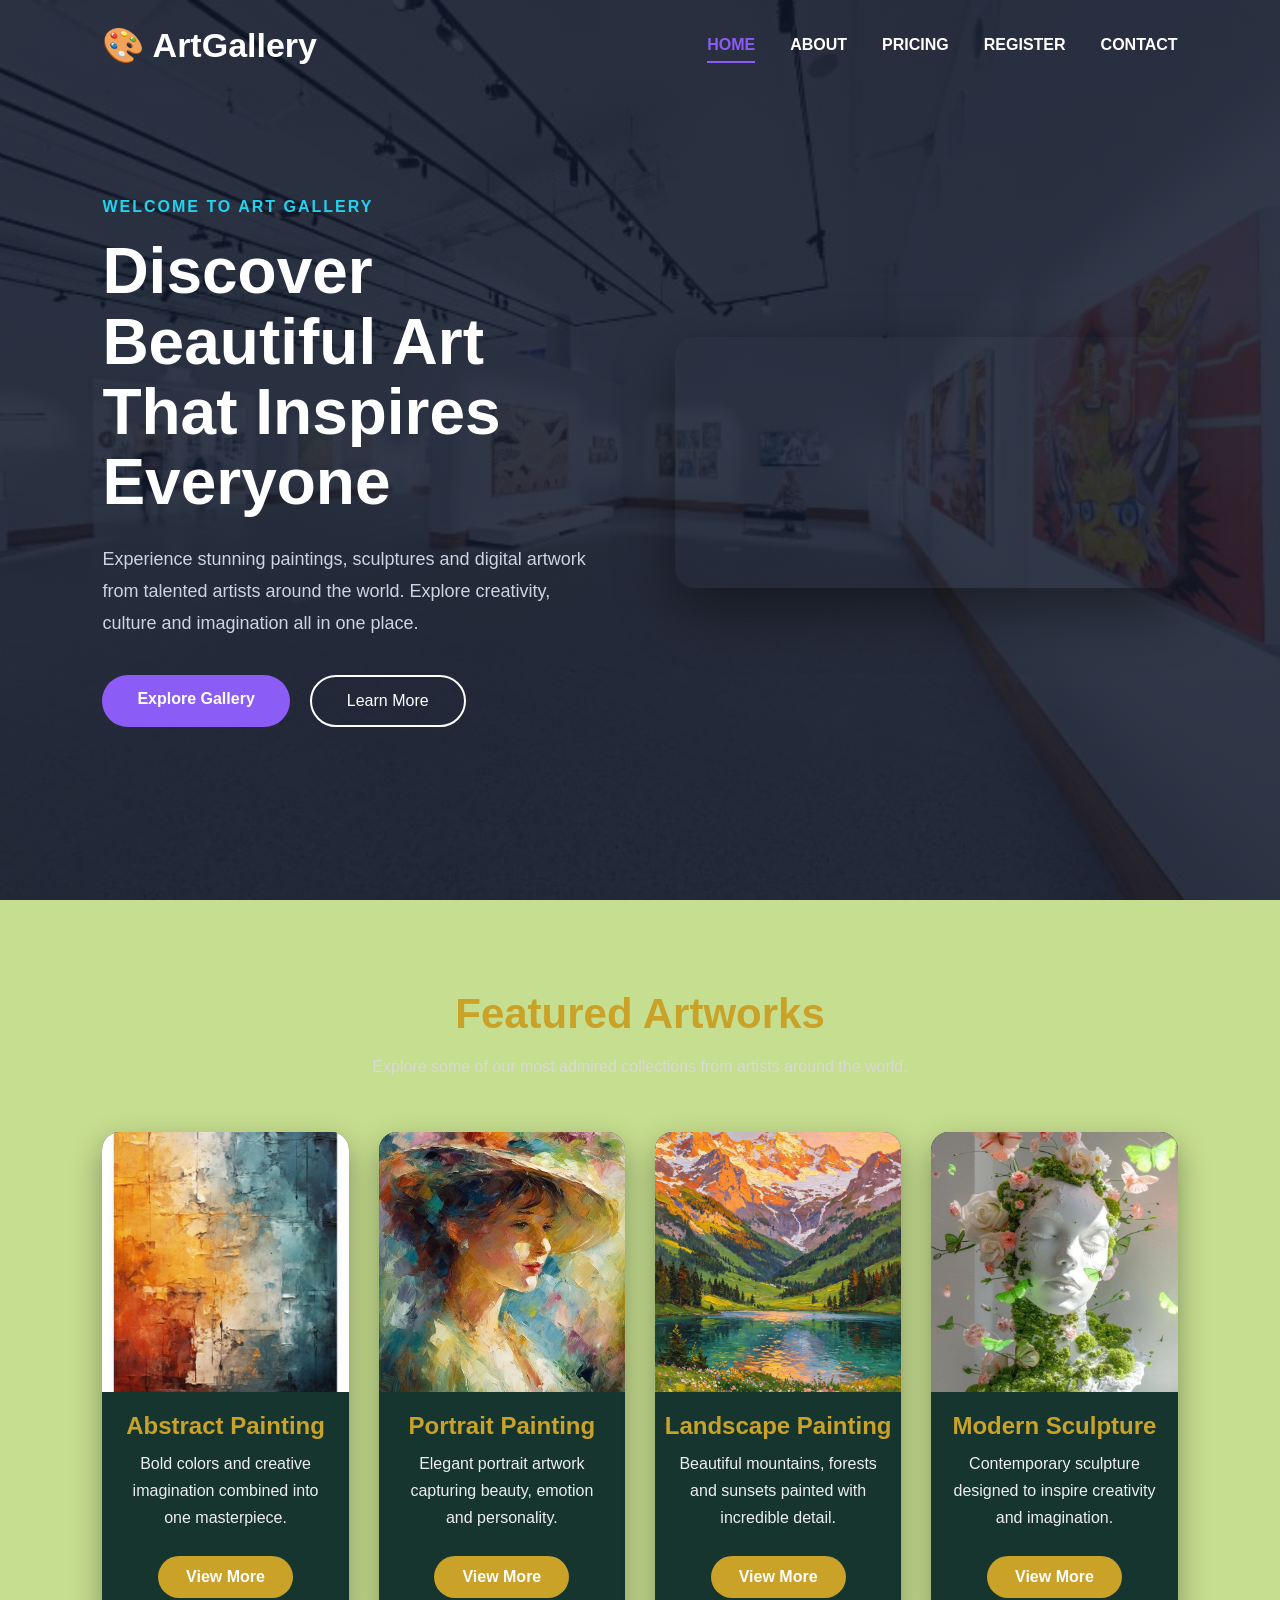
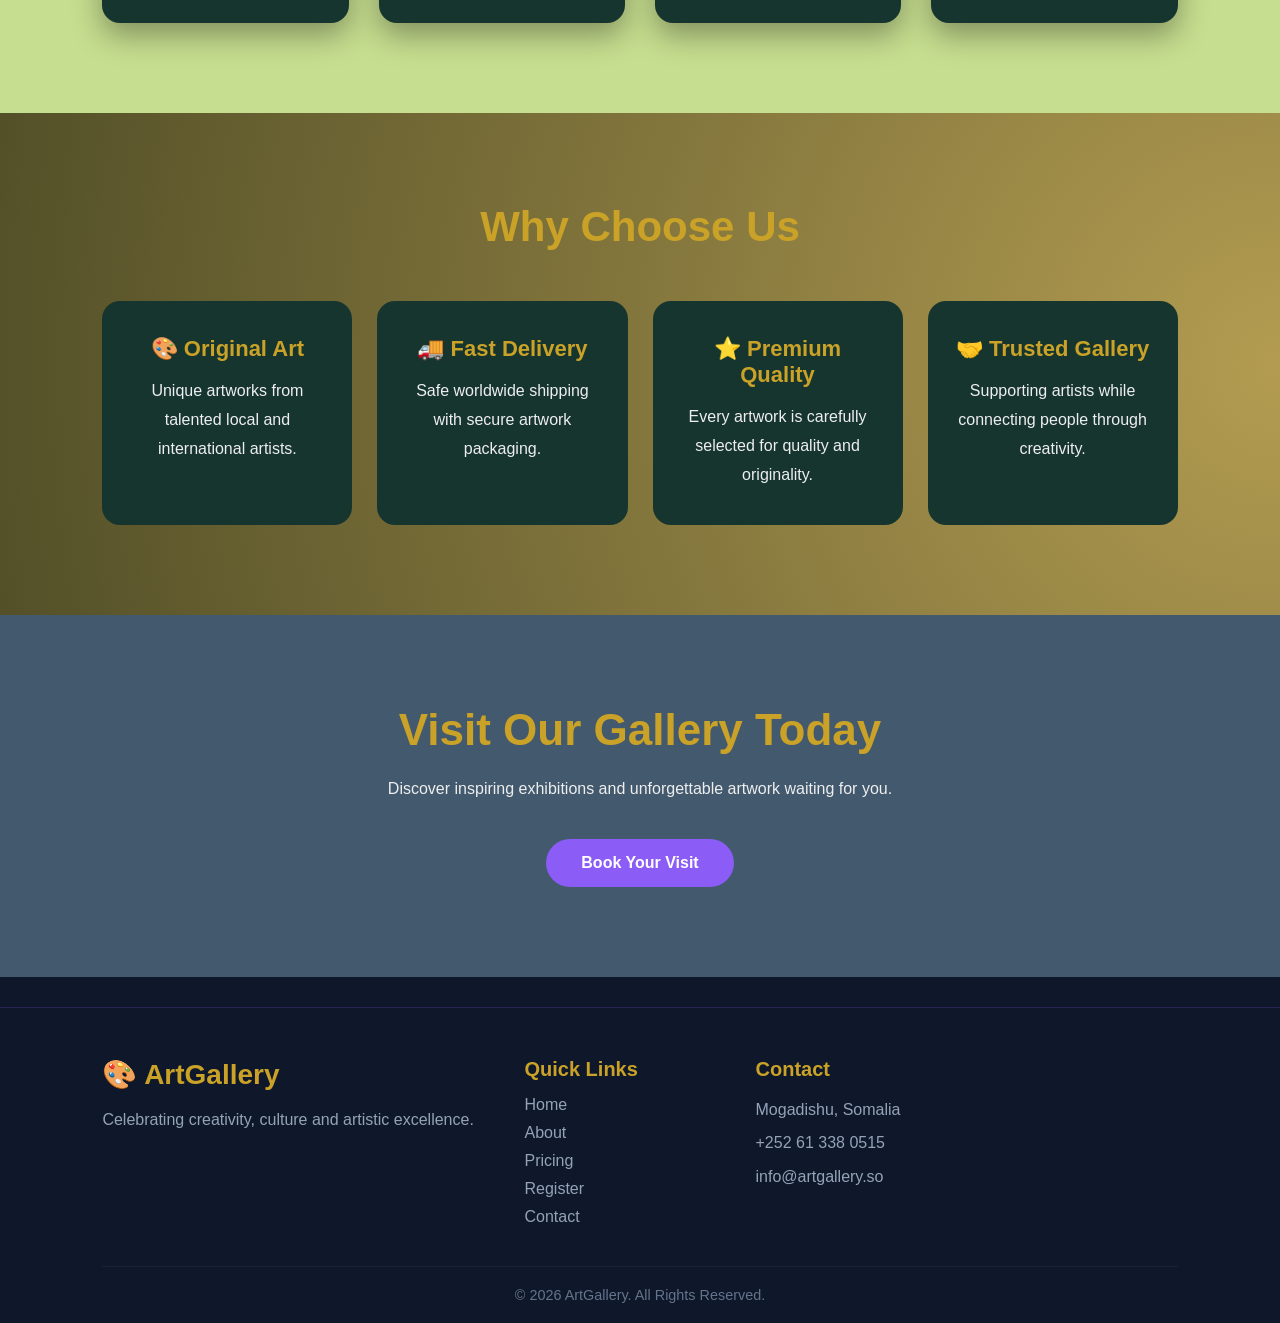
<file: index.html>
<!DOCTYPE html>
<html lang="en">
<head>
    <meta charset="UTF-8">
    <meta name="viewport" content="width=device-width, initial-scale=1.0">
    <title>Art Gallery</title>
    <link rel="stylesheet" href="styles.css">
    <link rel="stylesheet" href="responsive.css">
</head>
<body>

<!-- HEADER -->
<header class="header">
    <nav class="navbar">
        <a href="index.html" class="logo">🎨 ArtGallery</a>
        <ul class="nav-links">
            <li><a href="index.html" class="active">HOME</a></li>
            <li><a href="about.html">ABOUT</a></li>
            <li><a href="pricing.html">PRICING</a></li>
            <li><a href="register.html">REGISTER</a></li>
            <li><a href="contact.html">CONTACT</a></li>
        </ul>
    </nav>

    <section class="hero">
        <div class="hero-content">
            <p class="tag">WELCOME TO ART GALLERY</p>
            <h1>Discover Beautiful Art That Inspires Everyone</h1>
            <p class="hero-text">Experience stunning paintings, sculptures and digital artwork from talented artists around the world. Explore creativity, culture and imagination all in one place.</p>
            <div class="hero-btns">
                <a href="pricing.html" class="btn">Explore Gallery</a>
                <a href="about.html" class="btn2">Learn More</a>
            </div>
        </div>
        <div class="hero-video">
            <video autoplay muted loop playsinline>
                <source src="Video/discover.mp4" type="video/mp4">
            </video>
        </div>
    </section>
</header>

<section class="featured">
    <h2>Featured Artworks</h2>
    <p>Explore some of our most admired collections from artists around the world.</p>
    <div class="art-grid">
        <div class="art-card">
            <img src="images/abstract.jpeg" alt="Abstract Painting">
            <h3>Abstract Painting</h3>
            <p>Bold colors and creative imagination combined into one masterpiece.</p>
            <a href="pricing.html">View More</a>
        </div>
        <div class="art-card">
            <img src="images/portrait.jpeg" alt="Portrait Painting">
            <h3>Portrait Painting</h3>
            <p>Elegant portrait artwork capturing beauty, emotion and personality.</p>
            <a href="pricing.html">View More</a>
        </div>
        <div class="art-card">
            <img src="images/landscape.jpeg" alt="Landscape Painting">
            <h3>Landscape Painting</h3>
            <p>Beautiful mountains, forests and sunsets painted with incredible detail.</p>
            <a href="pricing.html">View More</a>
        </div>
        <div class="art-card">
            <img src="images/sculpture.jpeg" alt="Modern Sculpture">
            <h3>Modern Sculpture</h3>
            <p>Contemporary sculpture designed to inspire creativity and imagination.</p>
            <a href="pricing.html">View More</a>
        </div>
    </div>
</section>

<!-- WHY SECTION -->
<section class="why">
    <h2>Why Choose Us</h2>
    <div class="why-grid">
        <div class="why-card">
            <h3>🎨 Original Art</h3>
            <p>Unique artworks from talented local and international artists.</p>
        </div>
        <div class="why-card">
            <h3>🚚 Fast Delivery</h3>
            <p>Safe worldwide shipping with secure artwork packaging.</p>
        </div>
        <div class="why-card">
            <h3>⭐ Premium Quality</h3>
            <p>Every artwork is carefully selected for quality and originality.</p>
        </div>
        <div class="why-card">
            <h3>🤝 Trusted Gallery</h3>
            <p>Supporting artists while connecting people through creativity.</p>
        </div>
    </div>
</section>

<!-- CTA SECTION -->
<section class="cta">
    <h2>Visit Our Gallery Today</h2>
    <p>Discover inspiring exhibitions and unforgettable artwork waiting for you.</p>
    <a href="register.html" class="btn">Book Your Visit</a>
</section>

<!-- FOOTER -->
<footer>
    <div class="footer-container">
        <div class="footer-col">
            <h3>🎨 ArtGallery</h3>
            <p>Celebrating creativity, culture and artistic excellence.</p>
        </div>
        <div class="footer-col">
            <h4>Quick Links</h4>
            <ul>
                <li><a href="index.html">Home</a></li>
                <li><a href="about.html">About</a></li>
                <li><a href="pricing.html">Pricing</a></li>
                <li><a href="register.html">Register</a></li>
                <li><a href="contact.html">Contact</a></li>
            </ul>
        </div>
        <div class="footer-col">
            <h4>Contact</h4>
            <p>Mogadishu, Somalia</p>
            <p>+252 61 338 0515</p>
            <p>info@artgallery.so</p>
        </div>
    </div>
    <div class="footer-bottom">
        <p>© 2026 ArtGallery. All Rights Reserved.</p>
    </div>
</footer>

</body>
</html>
</file>
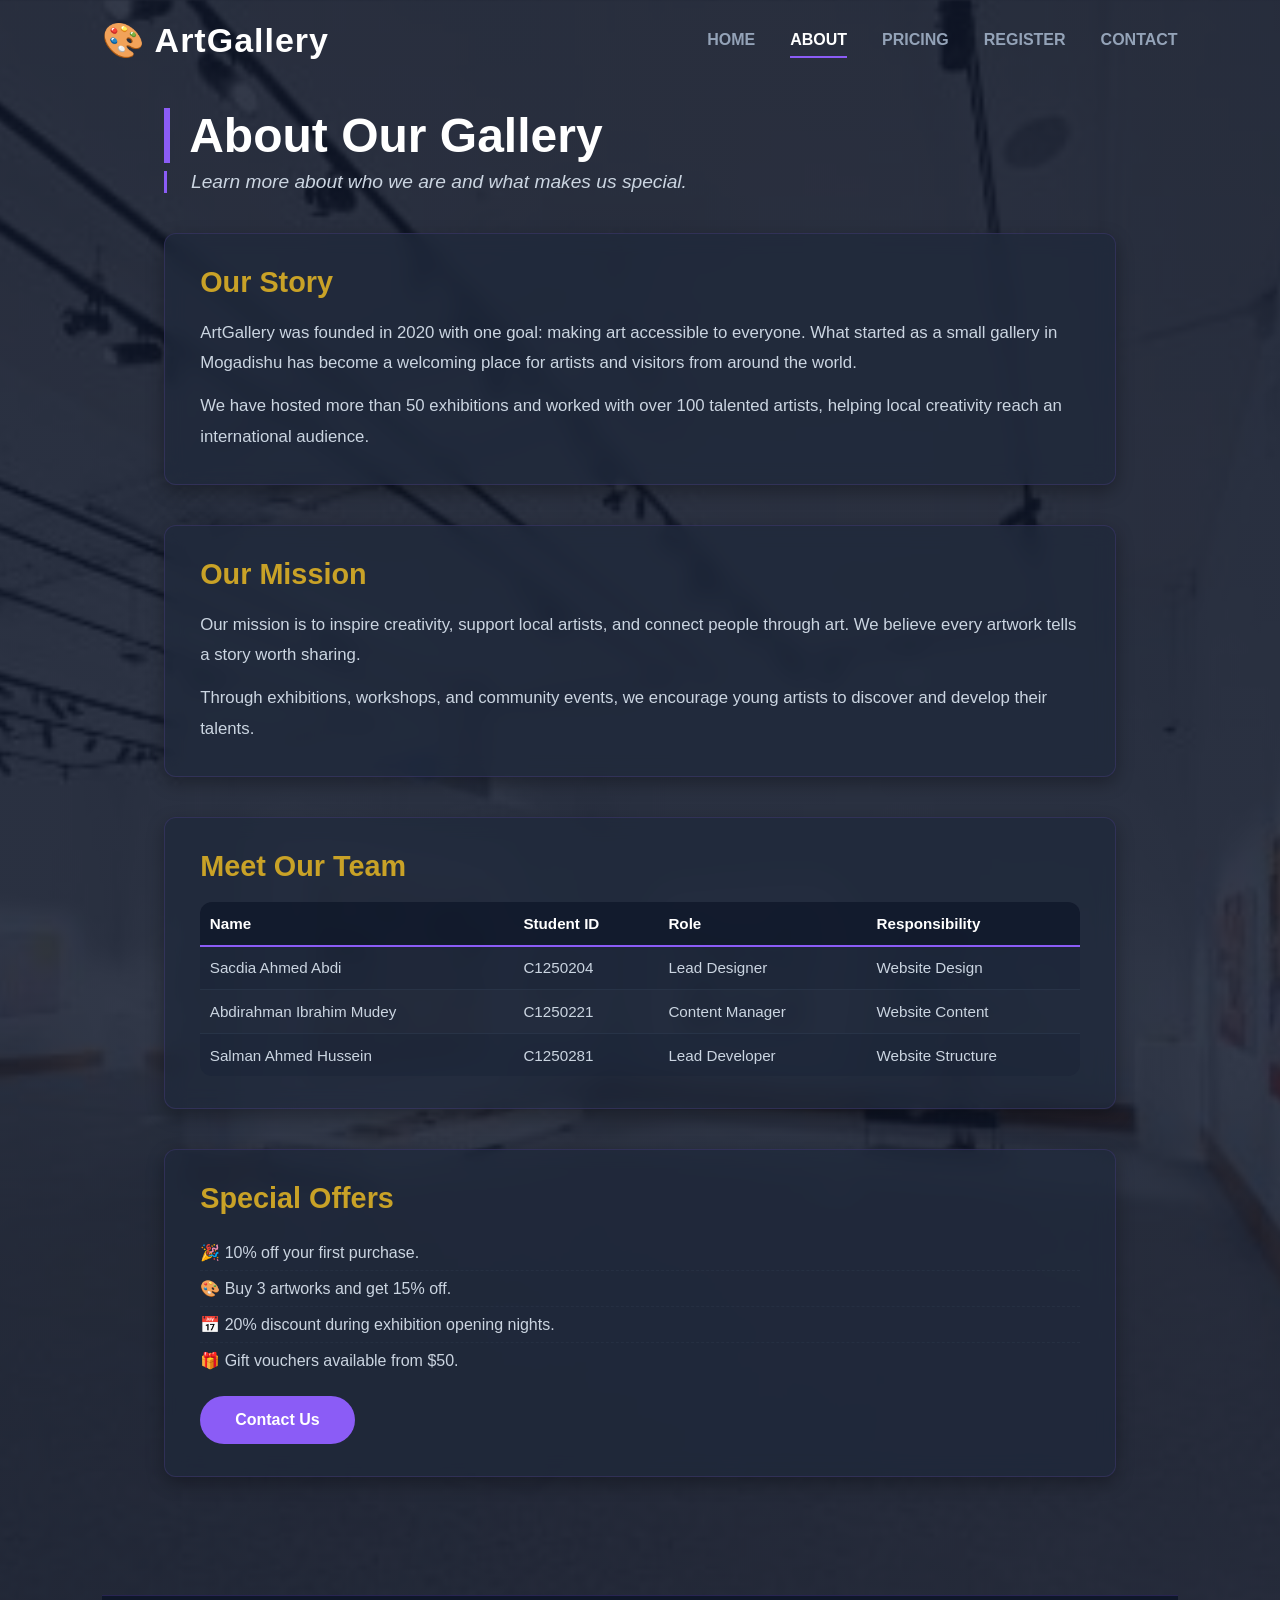
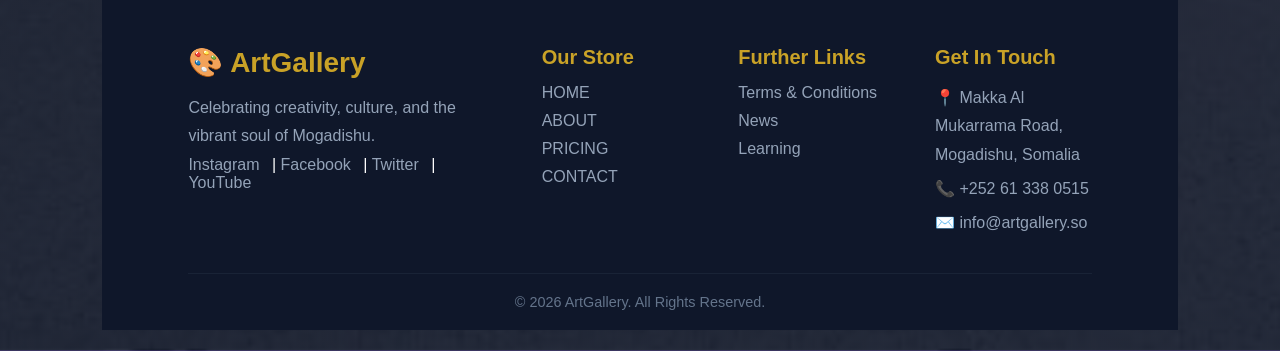
<file: about.html>
<!DOCTYPE html>
<html lang="en">
<head>
    <meta charset="UTF-8">
    <meta name="viewport" content="width=device-width, initial-scale=1.0">
    <title>About | ArtGallery</title>
    <link rel="stylesheet" href="styles.css">
    <link rel="stylesheet" href="responsive.css">
</head>
<body>

<section class="about-header">
    <header>
    <div class="about-logo">
        <a href="index.html">🎨 ArtGallery</a>
    </div>

    <nav class="about-navbar">
        <ul class="about-nav-links">
            <li><a href="index.html">HOME</a></li>
            <li><a href="about.html" class="active">ABOUT</a></li>
            <li><a href="pricing.html">PRICING</a></li>
            <li><a href="register.html">REGISTER</a></li>
            <li><a href="contact.html">CONTACT</a></li>
        </ul>
    </nav>
</header>
        

<section class="about">

    <h1>About Our Gallery</h1>

    <p class="intro">
        Learn more about who we are and what makes us special.
    </p>

    <div class="card">

        <h2>Our Story</h2>

        <p>
            ArtGallery was founded in 2020 with one goal:
            making art accessible to everyone. What started as a
            small gallery in Mogadishu has become a welcoming place
            for artists and visitors from around the world.
        </p>

        <p>
            We have hosted more than 50 exhibitions and worked
            with over 100 talented artists, helping local creativity
            reach an international audience.
        </p>

    </div>

    <div class="card">

        <h2>Our Mission</h2>

        <p>
            Our mission is to inspire creativity, support local
            artists, and connect people through art. We believe
            every artwork tells a story worth sharing.
        </p>

        <p>
            Through exhibitions, workshops, and community events,
            we encourage young artists to discover and develop
            their talents.
        </p>

    </div>

    <div class="card">

        <h2>Meet Our Team</h2>

        <table>

            <tr>
                <th>Name</th>
                <th>Student ID</th>
                <th>Role</th>
                <th>Responsibility</th>
            </tr>

            <tr>
                <td>Sacdia Ahmed Abdi</td>
                <td>C1250204</td>
                <td>Lead Designer</td>
                <td>Website Design</td>
            </tr>

            <tr>
                <td>Abdirahman Ibrahim Mudey</td>
                <td>C1250221</td>
                <td>Content Manager</td>
                <td>Website Content</td>
            </tr>

            <tr>
                <td>Salman Ahmed Hussein</td>
                <td>C1250281</td>
                <td>Lead Developer</td>
                <td>Website Structure</td>
            </tr>

        </table>

    </div>

    <div class="card">

        <h2>Special Offers</h2>

        <ul>
            <li>🎉 10% off your first purchase.</li>
            <li>🎨 Buy 3 artworks and get 15% off.</li>
            <li>📅 20% discount during exhibition opening nights.</li>
            <li>🎁 Gift vouchers available from $50.</li>
        </ul>

        <br>

        <a href="contact.html" class="btn">Contact Us</a>

    </div>

</section>

<footer>

    <div class="footer-container">

        <div class="footer-col">
            <h3>🎨 ArtGallery</h3>
            <p>Celebrating creativity, culture, and the vibrant soul of Mogadishu.</p>

            <div class="footer-social">
                <a href="#">Instagram</a> |
                <a href="#">Facebook</a> |
                <a href="#">Twitter</a> |
                <a href="#">YouTube</a>
            </div>
        </div>

        <div class="footer-col">
            <h4>Our Store</h4>

            <ul>
                <li><a href="index.html">HOME</a></li>
                <li><a href="about.html">ABOUT</a></li>
                <li><a href="pricing.html">PRICING</a></li>
                <li><a href="contact.html">CONTACT</a></li>
            </ul>
        </div>

        <div class="footer-col">
            <h4>Further Links</h4>

            <ul>
                <li><a href="#">Terms & Conditions</a></li>
                <li><a href="#">News</a></li>
                <li><a href="#">Learning</a></li>
            </ul>
        </div>

        <div class="footer-col">
            <h4>Get In Touch</h4>
            <p>📍 Makka Al Mukarrama Road, Mogadishu, Somalia</p>
            <p>📞 +252 61 338 0515</p>
            <p>✉️ info@artgallery.so</p>
        </div>

    </div>

    <div class="footer-bottom">
        <p>&copy; 2026 ArtGallery. All Rights Reserved.</p>
    </div>

</footer>

</body>
</html>
</file>
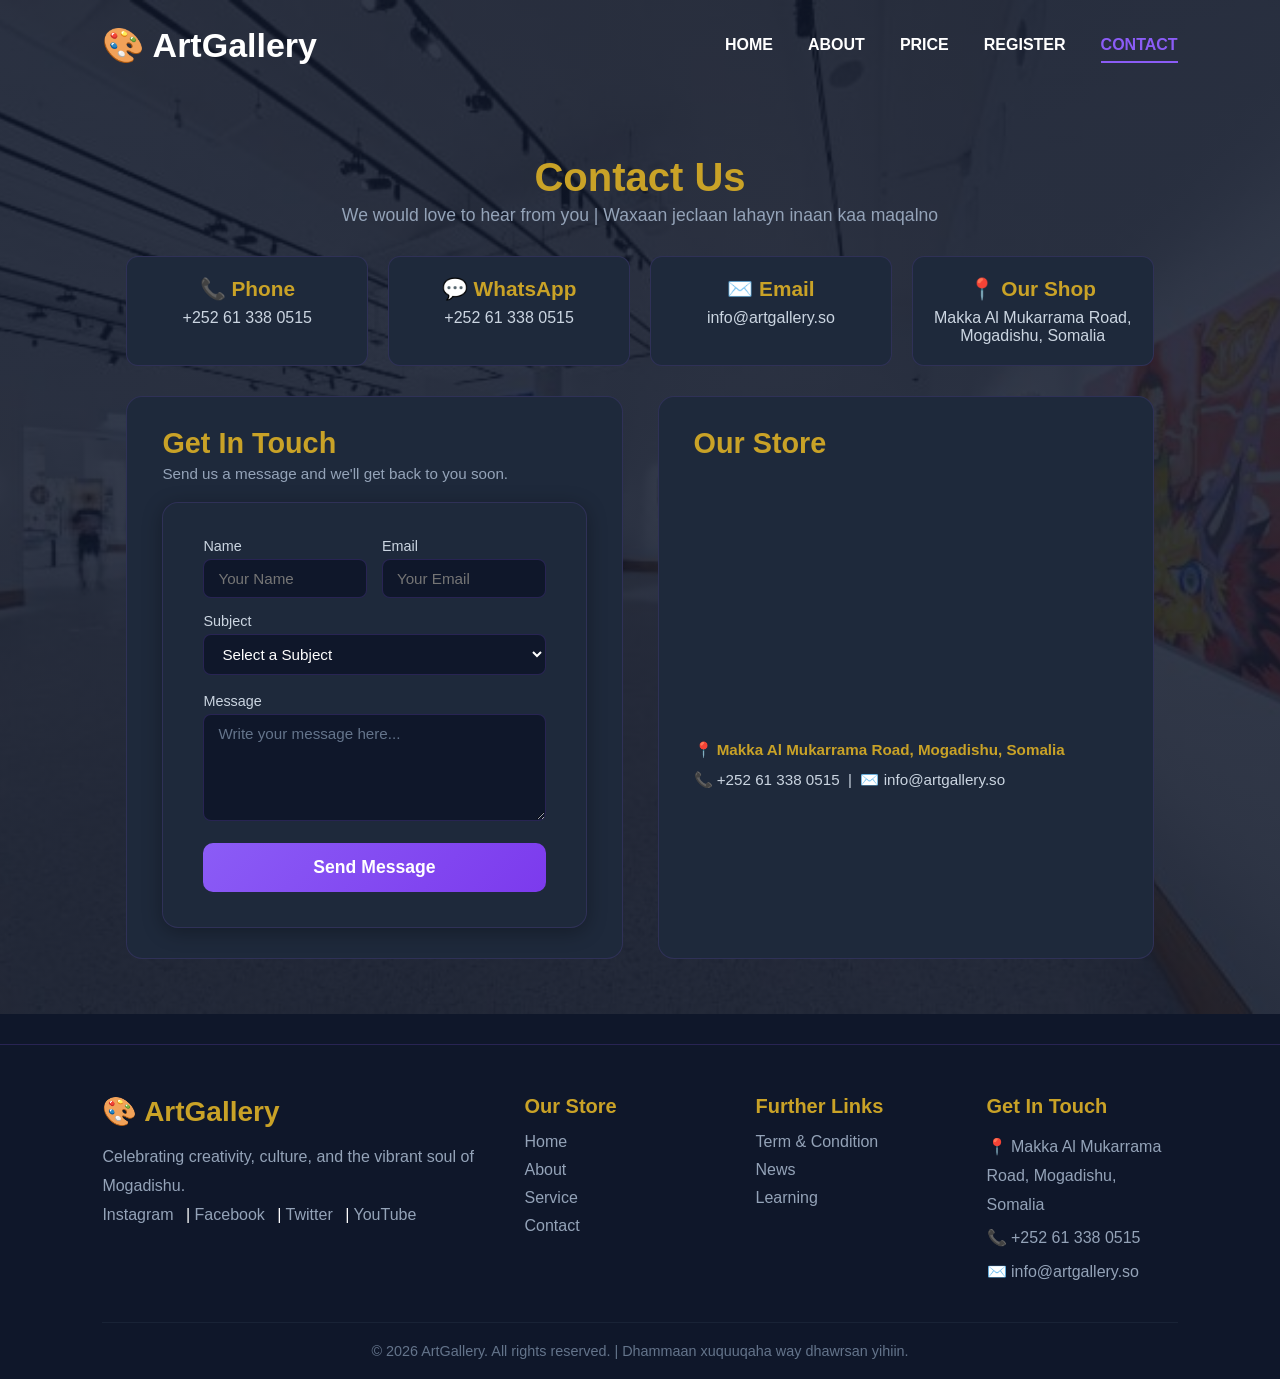
<file: contact.html>
<!DOCTYPE html>
<html lang="en">
<head>
    <meta charset="UTF-8">
    <meta name="viewport" content="width=device-width, initial-scale=1.0">
    <title>Contact | ArtGallery</title>
    <link rel="stylesheet" href="styles.css">
    <link rel="stylesheet" href="responsive.css">
</head>
<body>

<section class="header contact-header">
    <header>
    <nav class="navbar">
        <a href="index.html" class="logo">🎨 ArtGallery</a>
        <ul class="nav-links">
            <li><a href="index.html">HOME</a></li>
            <li><a href="about.html">ABOUT</a></li>
            <li><a href="pricing.html">PRICE</a></li>
            <li><a href="register.html">REGISTER</a></li>
            <li><a href="contact.html" class="active">CONTACT</a></li>
        </ul>
    </nav>
</header>

<!-- PAGE TITLE -->
<section class="page-title">
    <h1>Contact Us</h1>
    <p>We would love to hear from you | Waxaan jeclaan lahayn inaan kaa maqalno</p>
</section>

<!-- CONTACT INFO CARDS -->
<section class="contact-info">
    <div class="info-card">
        <h3>📞 Phone</h3>
        <p>+252 61 338 0515</p>
    </div>
    <div class="info-card">
        <h3>💬 WhatsApp</h3>
        <p>+252 61 338 0515</p>
    </div>
    <div class="info-card">
        <h3>✉️ Email</h3>
        <p>info@artgallery.so</p>
    </div>
    <div class="info-card">
        <h3>📍 Our Shop</h3>
        <p>Makka Al Mukarrama Road, Mogadishu, Somalia</p>
    </div>
</section>

<!-- CONTACT FORM & MAP -->
<section class="contact-wrapper">
    <div class="contact-form">
        <h2>Get In Touch</h2>
        <p>Send us a message and we'll get back to you soon.</p>
        
        <form action="#">
            <div class="form-row">
                <div class="form-half">
                    <label for="name">Name</label>
                    <input type="text" id="name" name="name" placeholder="Your Name" required>
                </div>
                <div class="form-half">
                    <label for="email">Email</label>
                    <input type="email" id="email" name="email" placeholder="Your Email" required>
                </div>
            </div>
            <div class="form-group">
                <label for="subject">Subject</label>
                <select id="subject" name="subject" required>
                    <option value="">Select a Subject</option>
                    <option value="general">General Inquiry</option>
                    <option value="exhibition">Exhibition</option>
                    <option value="artwork">Artwork Purchase</option>
                    <option value="events">Events</option>
                    <option value="other">Other</option>
                </select>
            </div>
            <div class="form-group">
                <label for="message">Message</label>
                <textarea id="message" name="message" rows="5" placeholder="Write your message here..." required></textarea>
            </div>
            <button type="submit" class="submit-btn">Send Message</button>
        </form>
    </div>

    <div class="contact-map">
        <h2>Our Store</h2>
        <iframe src="https://www.google.com/maps/embed?pb=!1m18!1m12!1m3!1d126918.27556927659!2d45.27764678778448!3d2.045760399585652!2m3!1f0!2f0!3f0!3m2!1i1024!2i768!4f13.1!3m3!1m2!1s0x3d58425955ce6b53%3A0x42311b9c6ba8d8e2!2sMogadishu%2C%20Somalia!5e0!3m2!1sen!2s!4v1699999999999" 
            width="100%" 
            height="250" 
            style="border:0; border-radius:10px;" 
            allowfullscreen="" 
            loading="lazy"></iframe>
        <p><strong>📍 Makka Al Mukarrama Road, Mogadishu, Somalia</strong></p>
        <p>📞 +252 61 338 0515 &nbsp;|&nbsp; ✉️ info@artgallery.so</p>
    </div>
</section>
</section>
<!-- FOOTER -->
<footer>
    <div class="footer-container">
        <div class="footer-col">
            <h3>🎨 ArtGallery</h3>
            <p>Celebrating creativity, culture, and the vibrant soul of Mogadishu.</p>
            <div class="footer-social">
                <a href="#">Instagram</a> | 
                <a href="#">Facebook</a> | 
                <a href="#">Twitter</a> | 
                <a href="#">YouTube</a>
            </div>
        </div>
        <div class="footer-col">
            <h4>Our Store</h4>
            <ul>
                <li><a href="index.html">Home</a></li>
                <li><a href="about.html">About</a></li>
                <li><a href="pricing.html">Service</a></li>
                <li><a href="contact.html">Contact</a></li>
            </ul>
        </div>
        <div class="footer-col">
            <h4>Further Links</h4>
            <ul>
                <li><a href="#">Term & Condition</a></li>
                <li><a href="#">News</a></li>
                <li><a href="#">Learning</a></li>
            </ul>
        </div>
        <div class="footer-col">
            <h4>Get In Touch</h4>
            <p>📍 Makka Al Mukarrama Road, Mogadishu, Somalia</p>
            <p>📞 +252 61 338 0515</p>
            <p>✉️ info@artgallery.so</p>
        </div>
    </div>
    <div class="footer-bottom">
        <p>&copy; 2026 ArtGallery. All rights reserved. | Dhammaan xuquuqaha way dhawrsan yihiin.</p>
    </div>
</footer>

</body>
</html>
</file>
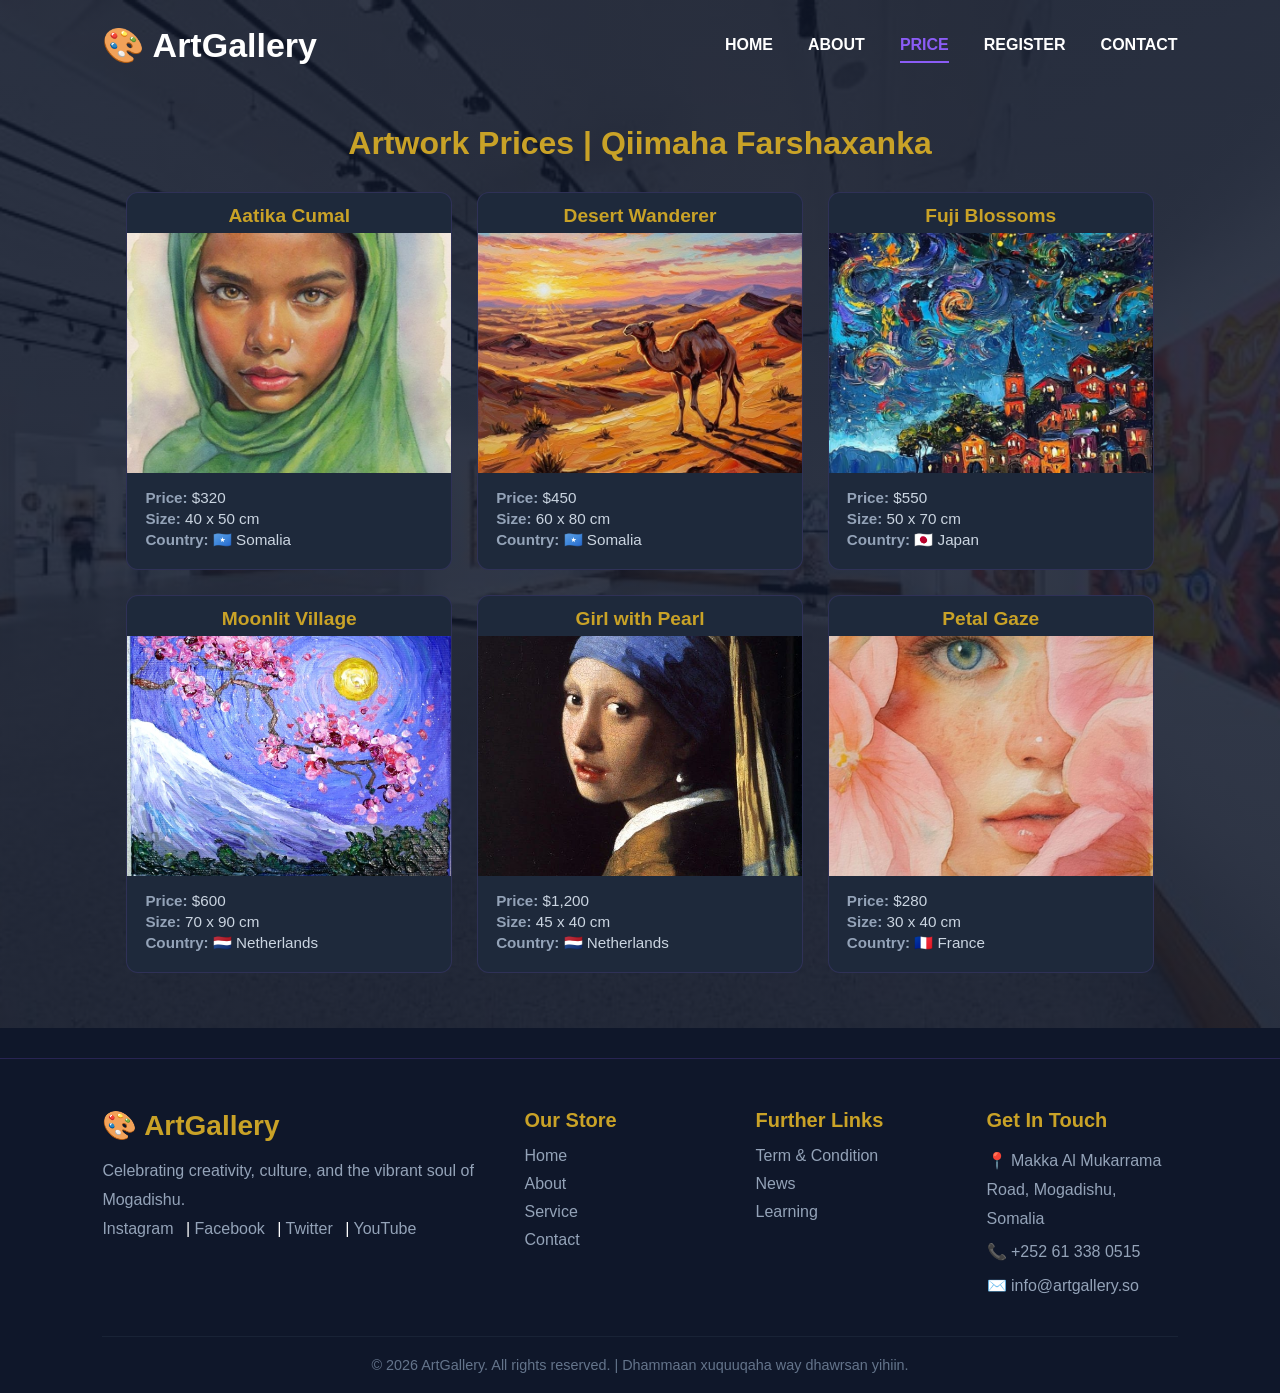
<file: pricing.html>
<!DOCTYPE html>
<html lang="en">
<head>
    <meta charset="UTF-8">
    <meta name="viewport" content="width=device-width, initial-scale=1.0">
    <title>Pricing | ArtGallery</title>
    <link rel="stylesheet" href="styles.css">
    <link rel="stylesheet" href="responsive.css">
</head>
<body>

<!-- HEADER -->
<section class="header pricing-header">
    <header>
    <nav class="navbar">
        <a href="index.html" class="logo">🎨 ArtGallery</a>
        <ul class="nav-links">
            <li><a href="index.html">HOME</a></li>
            <li><a href="about.html">ABOUT</a></li>
            <li><a href="pricing.html" class="active">PRICE</a></li>
            <li><a href="register.html">REGISTER</a></li>
            <li><a href="contact.html">CONTACT</a></li>
        </ul>
    </nav>
    <h2 style="text-align:center; color:#C9A227; font-size:2rem; margin:20px 0 0; font-weight:600;">Artwork Prices | Qiimaha Farshaxanka</h2>
</header>

<!-- PRICING GRID -->
<section class="pricing-grid">
    <!-- Card 1 -->
    <div class="pricing-card">
        <h3>Aatika Cumal</h3>
        <img src="images/girl.jpeg" alt="Aatika Cumal">
        <div class="art-details">
            <p><strong>Price:</strong> $320</p>
            <p><strong>Size:</strong> 40 x 50 cm</p>
            <p><strong>Country:</strong> 🇸🇴 Somalia</p>
        </div>
    </div>

    <!-- Card 2 -->
    <div class="pricing-card">
        <h3>Desert Wanderer</h3>
        <img src="images/camel.jpeg" alt="Desert Wanderer">
        <div class="art-details">
            <p><strong>Price:</strong> $450</p>
            <p><strong>Size:</strong> 60 x 80 cm</p>
            <p><strong>Country:</strong> 🇸🇴 Somalia</p>
        </div>
    </div>

    <!-- Card 3 -->
    <div class="pricing-card">
        <h3>Fuji Blossoms</h3>
        <img src="images/night.jpeg" alt="Fuji Blossoms">
        <div class="art-details">
            <p><strong>Price:</strong> $550</p>
            <p><strong>Size:</strong> 50 x 70 cm</p>
            <p><strong>Country:</strong> 🇯🇵 Japan</p>
        </div>
    </div>

    <!-- Card 4 -->
    <div class="pricing-card">
        <h3>Moonlit Village</h3>
        <img src="images/sun-rise.jpeg" alt="Moonlit Village">
        <div class="art-details">
            <p><strong>Price:</strong> $600</p>
            <p><strong>Size:</strong> 70 x 90 cm</p>
            <p><strong>Country:</strong> 🇳🇱 Netherlands</p>
        </div>
    </div>

    <!-- Card 5 -->
    <div class="pricing-card">
        <h3>Girl with Pearl</h3>
        <img src="images/girl-with-pearl.jpeg" alt="Girl with Pearl">
        <div class="art-details">
            <p><strong>Price:</strong> $1,200</p>
            <p><strong>Size:</strong> 45 x 40 cm</p>
            <p><strong>Country:</strong> 🇳🇱 Netherlands</p>
        </div>
    </div>

    <!-- Card 6 -->
    <div class="pricing-card">
        <h3>Petal Gaze</h3>
        <img src="images/flower.girl.jpeg" alt="Petal Gaze">
        <div class="art-details">
            <p><strong>Price:</strong> $280</p>
            <p><strong>Size:</strong> 30 x 40 cm</p>
            <p><strong>Country:</strong> 🇫🇷 France</p>
        </div>
    </div>
</section>
</section>
<!-- FOOTER -->
<footer>
    <div class="footer-container">
        <div class="footer-col">
            <h3>🎨 ArtGallery</h3>
            <p>Celebrating creativity, culture, and the vibrant soul of Mogadishu.</p>
            <div class="footer-social">
                <a href="#">Instagram</a> | 
                <a href="#">Facebook</a> | 
                <a href="#">Twitter</a> | 
                <a href="#">YouTube</a>
            </div>
        </div>
        <div class="footer-col">
            <h4>Our Store</h4>
            <ul>
                <li><a href="index.html">Home</a></li>
                <li><a href="about.html">About</a></li>
                <li><a href="pricing.html">Service</a></li>
                <li><a href="contact.html">Contact</a></li>
            </ul>
        </div>
        <div class="footer-col">
            <h4>Further Links</h4>
            <ul>
                <li><a href="#">Term & Condition</a></li>
                <li><a href="#">News</a></li>
                <li><a href="#">Learning</a></li>
            </ul>
        </div>
        <div class="footer-col">
            <h4>Get In Touch</h4>
            <p>📍 Makka Al Mukarrama Road, Mogadishu, Somalia</p>
            <p>📞 +252 61 338 0515</p>
            <p>✉️ info@artgallery.so</p>
        </div>
    </div>
    <div class="footer-bottom">
        <p>&copy; 2026 ArtGallery. All rights reserved. | Dhammaan xuquuqaha way dhawrsan yihiin.</p>
    </div>
</footer>

</body>
</html>
</file>
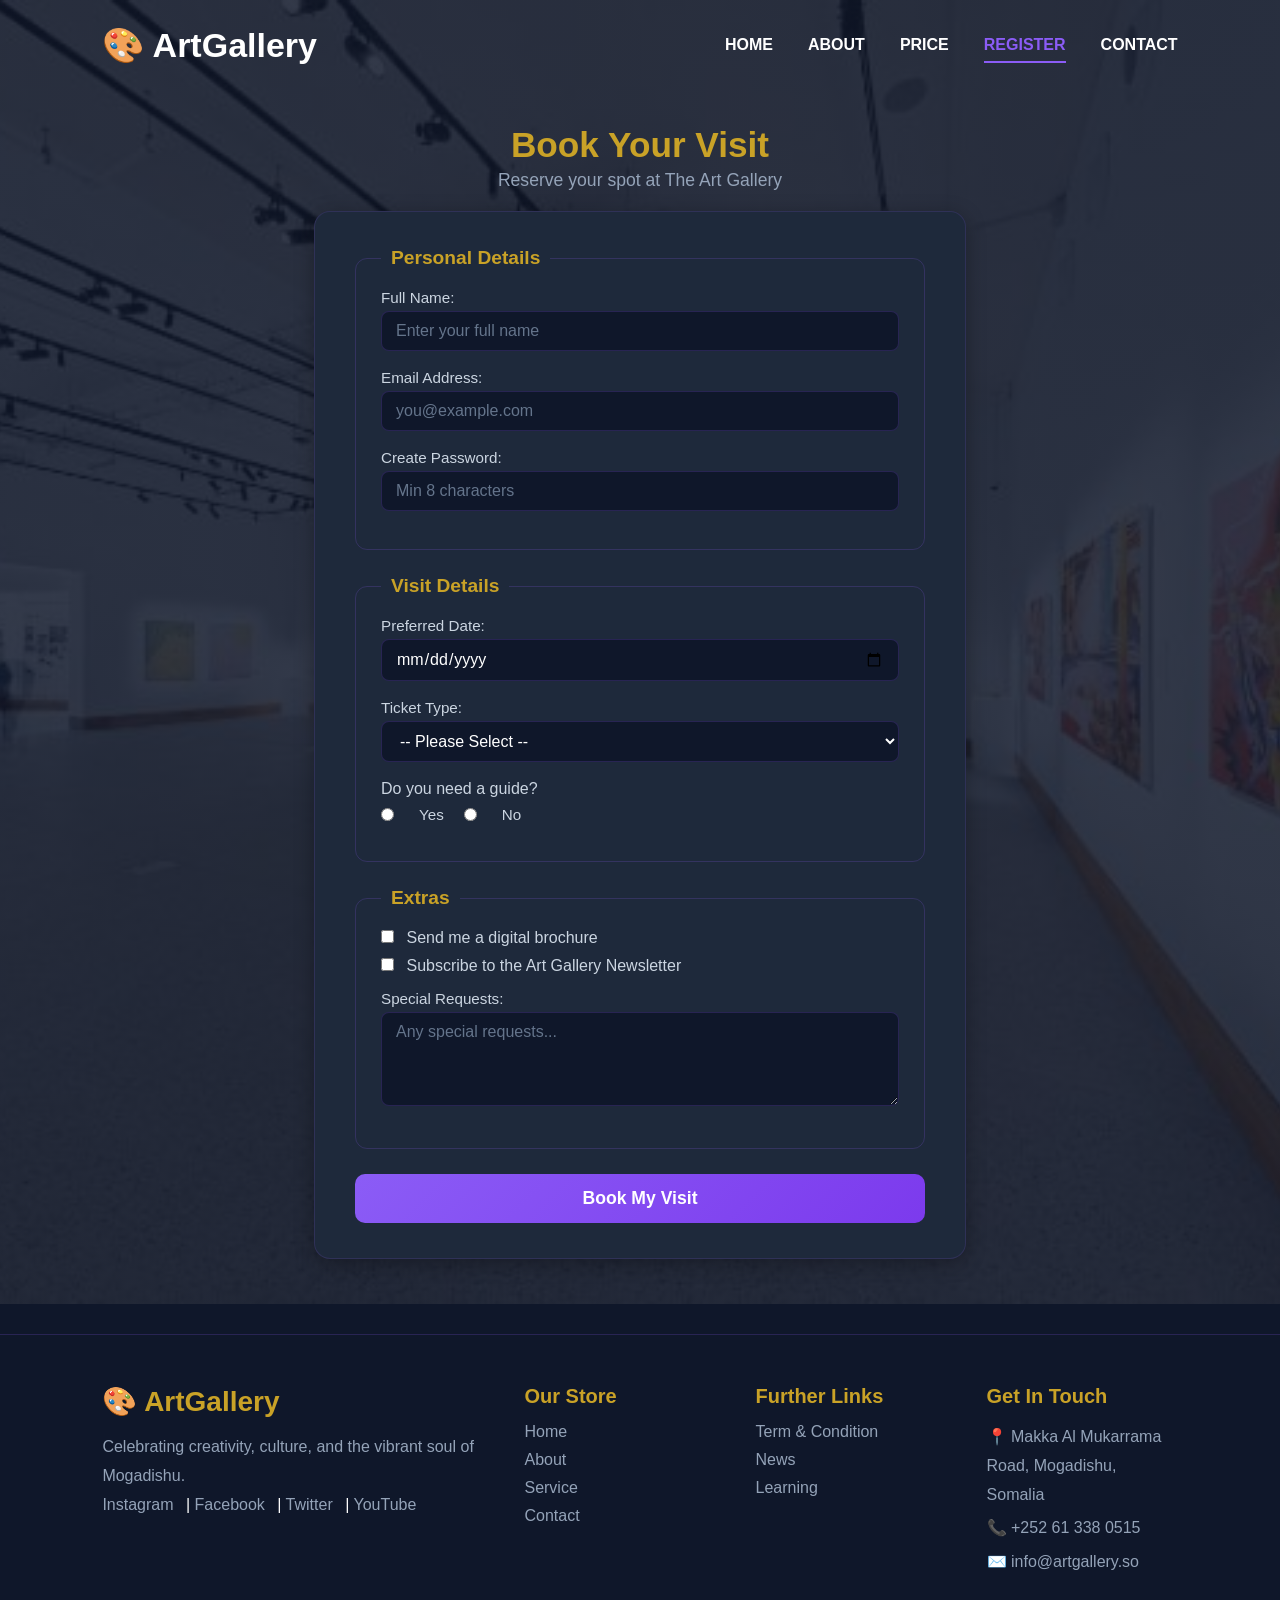
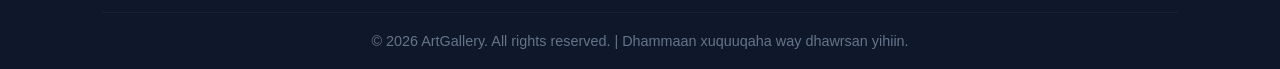
<file: register.html>
<!DOCTYPE html>
<html lang="en">
<head>
    <meta charset="UTF-8">
    <meta name="viewport" content="width=device-width, initial-scale=1.0">
    <title>Register | ArtGallery</title>
    <link rel="stylesheet" href="styles.css">
    <link rel="stylesheet" href="responsive.css">
</head>
<body>

<!-- HEADER -->
<section class="header register-header">
    <header>
    <nav class="navbar">
        <a href="index.html" class="logo">🎨 ArtGallery</a>
        <ul class="nav-links">
            <li><a href="index.html">HOME</a></li>
            <li><a href="about.html">ABOUT</a></li>
            <li><a href="pricing.html">PRICE</a></li>
            <li><a href="register.html" class="active">REGISTER</a></li>
            <li><a href="contact.html">CONTACT</a></li>
        </ul>
    </nav>
    <h2 class="section-title">Book Your Visit</h2>
    <p class="section-subtitle">Reserve your spot at The Art Gallery</p>
</header>

<!-- REGISTER FORM -->
<section class="form-container">
    <form action="#" method="post">
        <!-- Personal Info -->
        <fieldset>
            <legend>Personal Details</legend>
            <div class="form-group">
                <label for="fullname">Full Name:</label>
                <input type="text" id="fullname" name="fullname" placeholder="Enter your full name" required>
            </div>
            <div class="form-group">
                <label for="email">Email Address:</label>
                <input type="email" id="email" name="email" placeholder="you@example.com" required>
            </div>
            <div class="form-group">
                <label for="password">Create Password:</label>
                <input type="password" id="password" name="password" placeholder="Min 8 characters" minlength="8" required>
            </div>
        </fieldset>

        <!-- Visit Details -->
        <fieldset>
            <legend>Visit Details</legend>
            <div class="form-group">
                <label for="visit-date">Preferred Date:</label>
                <input type="date" id="visit-date" name="visit-date" required>
            </div>
            <div class="form-group">
                <label for="ticket-type">Ticket Type:</label>
                <select id="ticket-type" name="ticket-type" required>
                    <option value="">-- Please Select --</option>
                    <option value="standard">Standard ($10)</option>
                    <option value="student">Student ($5)</option>
                    <option value="vip">VIP Guided Tour ($25)</option>
                </select>
            </div>
            <div class="form-group">
                <p style="color:#CBD5E1; margin-bottom:8px;">Do you need a guide?</p>
                <div class="radio-group">
                    <input type="radio" id="guide-yes" name="guide" value="yes" required>
                    <label for="guide-yes">Yes</label>
                    <input type="radio" id="guide-no" name="guide" value="no">
                    <label for="guide-no">No</label>
                </div>
            </div>
        </fieldset>

        <!-- Extras -->
        <fieldset>
            <legend>Extras</legend>
            <div class="checkbox-group">
                <div>
                    <input type="checkbox" id="brochure" name="brochure" value="yes">
                    <label for="brochure">Send me a digital brochure</label>
                </div>
                <div>
                    <input type="checkbox" id="newsletter" name="newsletter" value="yes">
                    <label for="newsletter">Subscribe to the Art Gallery Newsletter</label>
                </div>
            </div>
            <div class="form-group" style="margin-top:15px;">
                <label for="message">Special Requests:</label>
                <textarea id="message" name="message" rows="4" placeholder="Any special requests..."></textarea>
            </div>
        </fieldset>

        <button type="submit" class="submit-btn">Book My Visit</button>
    </form>
</section>
</section>
<!-- FOOTER -->
<footer>
    <div class="footer-container">
        <div class="footer-col">
            <h3>🎨 ArtGallery</h3>
            <p>Celebrating creativity, culture, and the vibrant soul of Mogadishu.</p>
            <div class="footer-social">
                <a href="#">Instagram</a> | 
                <a href="#">Facebook</a> | 
                <a href="#">Twitter</a> | 
                <a href="#">YouTube</a>
            </div>
        </div>
        <div class="footer-col">
            <h4>Our Store</h4>
            <ul>
                <li><a href="index.html">Home</a></li>
                <li><a href="about.html">About</a></li>
                <li><a href="pricing.html">Service</a></li>
                <li><a href="contact.html">Contact</a></li>
            </ul>
        </div>
        <div class="footer-col">
            <h4>Further Links</h4>
            <ul>
                <li><a href="#">Term & Condition</a></li>
                <li><a href="#">News</a></li>
                <li><a href="#">Learning</a></li>
            </ul>
        </div>
        <div class="footer-col">
            <h4>Get In Touch</h4>
            <p>📍 Makka Al Mukarrama Road, Mogadishu, Somalia</p>
            <p>📞 +252 61 338 0515</p>
            <p>✉️ info@artgallery.so</p>
        </div>
    </div>
    <div class="footer-bottom">
        <p>&copy; 2026 ArtGallery. All rights reserved. | Dhammaan xuquuqaha way dhawrsan yihiin.</p>
    </div>
</footer>

</body>
</html>
</file>
<file: styles.css>
/*========== RESET ==========*/
* {
  margin: 0;
  padding: 0;
  box-sizing: border-box;
  font-family: Arial, Helvetica, sans-serif;
}

body {
  background: #0F172A;
  color: #fff;
  overflow-x: hidden;
}

a {
  text-decoration: none;
}

img {
  display: block;
  max-width: 100%;
}

/*========== HEADER (ALL PAGES) ==========*/

/* Home Page Header */
.header {
  padding: 25px 8%;
  min-height: 100vh;
  background: linear-gradient(rgba(15, 23, 42, 0.85), rgba(15, 23, 42, 0.85)), url('images/art-background.jpeg');
  background-size: cover;
  background-position: center;
}

.navbar {
  display: flex;
  justify-content: space-between;
  align-items: center;
  margin-bottom: 60px;
}

.logo {
  font-size: 34px;
  font-weight: bold;
  color: #fff;
}

.logo:hover {
  color: #8B5CF6;
}

.nav-links {
  display: flex;
  list-style: none;
  gap: 35px;
}

.nav-links a {
  color: #fff;
  font-size: 16px;
  font-weight: 600;
  transition: 0.3s;
  padding: 0.5rem 0;
  border-bottom: 2px solid transparent;
}

.nav-links a:hover,
.nav-links .active {
  color: #8B5CF6;
  border-bottom-color: #8B5CF6;
}

/* About Page Header */
.about-header {
    background: linear-gradient(rgba(15, 23, 42, 0.85), rgba(15, 23, 42, 0.85)), url('images/art-background.jpeg');
    background-size: cover;
    background-position: center;
    padding: 20px 8%;
    display: flex;
    justify-content: space-between;
    align-items: center;
    flex-wrap: wrap;
    border-bottom: 1px solid rgba(139, 92, 246, 0.2);
}

.about-header header {
  display: flex;
  justify-content: space-between;
  align-items: center;
  width: 100%;
  flex-wrap: wrap;
}

.about-logo a {
  font-size: 34px;
  font-weight: bold;
  color: #fff;
  letter-spacing: 1px;
}

.about-logo a:hover {
  color: #8B5CF6;
}

.about-navbar {
  display: flex;
}

.about-nav-links {
  display: flex;
  list-style: none;
  gap: 35px;
}

.about-nav-links li a {
  color: #94A3B8;
  font-size: 16px;
  font-weight: 600;
  padding: 0.5rem 0;
  border-bottom: 2px solid transparent;
  transition: 0.3s;
}

.about-nav-links li a:hover {
  color: #fff;
}

.about-nav-links li a.active {
  color: #fff;
  border-bottom-color: #8B5CF6;
}

/*========== HERO ==========*/
.hero {
  display: grid;
  grid-template-columns: 1fr 1fr;
  align-items: center;
  gap: 70px;
  min-height: 75vh;
}

.tag {
  color: #22D3EE;
  letter-spacing: 2px;
  font-weight: bold;
  margin-bottom: 20px;
}

.hero-content h1 {
  font-size: 64px;
  line-height: 1.1;
  margin-bottom: 25px;
  color: #fff;
}

.hero-text {
  color: #CBD5E1;
  font-size: 18px;
  line-height: 1.8;
  max-width: 550px;
  margin-bottom: 35px;
}

.hero-btns {
  display: flex;
  gap: 20px;
}

.btn {
  background: #8B5CF6;
  color: #fff;
  padding: 15px 35px;
  border-radius: 40px;
  font-weight: bold;
  transition: 0.3s;
  display: inline-block;
}

.btn:hover {
  background: #7C3AED;
  transform: scale(1.05);
}

.btn2 {
  padding: 15px 35px;
  border: 2px solid #fff;
  border-radius: 40px;
  color: #fff;
  transition: 0.3s;
  display: inline-block;
}

.btn2:hover {
  background: #fff;
  color: #0F172A;
  transform: scale(1.05);
}

.hero-video {
  display: flex;
  justify-content: center;
}

.hero-video video {
  width: 100%;
  max-width: 520px;
  border-radius: 20px;
  box-shadow: 0 20px 60px rgba(0, 0, 0, 0.45);
}

/*========== FEATURED ==========*/
.featured {
  padding: 90px 8%;
  text-align: center;
  background: #c6de8f;
}

.featured h2 {
  font-size: 42px;
  color: #C9A227;
  margin-bottom: 15px;
}

.featured>p {
  color: #d9d9d9;
  max-width: 650px;
  margin: 0 auto 50px;
  line-height: 1.8;
}

.art-grid {
  display: grid;
  grid-template-columns: repeat(4, 1fr);
  gap: 30px;
  max-width: 1200px;
  margin: 0 auto;
}

.art-card {
  background: #16352F;
  border-radius: 18px;
  overflow: hidden;
  box-shadow: 0 12px 30px rgba(0, 0, 0, 0.35);
  transition: 0.4s;
}

.art-card:hover {
  transform: translateY(-10px);
}

.art-card img {
  width: 100%;
  height: 260px;
  object-fit: cover;
}

.art-card h3 {
  font-size: 24px;
  color: #C9A227;
  margin: 20px 0 10px;
}

.art-card p {
  padding: 0 20px;
  color: #eee;
  line-height: 1.7;
  margin-bottom: 25px;
}

.art-card a {
  display: inline-block;
  margin-bottom: 25px;
  padding: 12px 28px;
  background: #C9A227;
  color: #fff;
  border-radius: 30px;
  font-weight: bold;
  transition: 0.3s;
}

.art-card a:hover {
  background: #E4C76A;
  color: #16352F;
}

/*========== WHY ==========*/
.why {
  padding: 90px 8%;
  text-align: center;
  background: radial-gradient(circle at right, #b39c51, #535028);
}

.why h2 {
  font-size: 42px;
  color: #C9A227;
  margin-bottom: 50px;
}

.why-grid {
  display: grid;
  grid-template-columns: repeat(4, 1fr);
  gap: 25px;
  max-width: 1200px;
  margin: 0 auto;
}

.why-card {
  background: #16352F;
  padding: 35px 25px;
  border-radius: 18px;
  transition: 0.3s;
}

.why-card:hover {
  transform: translateY(-8px);
}

.why-card h3 {
  font-size: 22px;
  color: #C9A227;
  margin-bottom: 15px;
}

.why-card p {
  color: #eee;
  line-height: 1.8;
}

/*========== CTA ==========*/
.cta {
  padding: 90px 8%;
  text-align: center;
  background: rgba(101, 134, 155, 0.6);
}

.cta h2 {
  font-size: 44px;
  color: #C9A227;
  margin-bottom: 20px;
}

.cta p {
  max-width: 650px;
  margin: 0 auto 35px;
  line-height: 1.8;
  color: #eee;
}

/*========== ABOUT PAGE ==========*/
.about {
  max-width: 1000px;
  margin: 3rem auto;
  padding: 0 1.5rem;
}

.about h1 {
  font-size: 3rem;
  font-weight: 700;
  color: #fff;
  border-left: 6px solid #8B5CF6;
  padding-left: 1.2rem;
  margin-bottom: 0.5rem;
}

.about .intro {
  font-size: 1.2rem;
  color: #CBD5E1;
  margin-bottom: 2.5rem;
  font-style: italic;
  border-left: 3px solid #8B5CF6;
  padding-left: 1.5rem;
}

/* Cards */
.card {
  background: rgba(30, 41, 59, 0.7);
  backdrop-filter: blur(10px);
  -webkit-backdrop-filter: blur(10px);
  border-radius: 12px;
  box-shadow: 0 6px 18px rgba(0, 0, 0, 0.3);
  padding: 2rem 2.2rem;
  margin-bottom: 2.5rem;
  border: 1px solid rgba(139, 92, 246, 0.15);
  transition: transform 0.3s;
}

.card:hover {
  transform: translateY(-4px);
  border-color: rgba(139, 92, 246, 0.3);
}

.card h2 {
  font-size: 1.8rem;
  font-weight: 600;
  color: #C9A227;
  margin-bottom: 1.2rem;
}

.card p {
  margin-bottom: 0.8rem;
  color: #CBD5E1;
  line-height: 1.8;
  font-size: 1.05rem;
}

.card p:last-child {
  margin-bottom: 0;
}

.card ul {
  list-style: none;
  padding: 0;
}

.card ul li {
  padding: 0.5rem 0;
  border-bottom: 1px dashed rgba(51, 65, 85, 0.3);
  color: #CBD5E1;
}

.card ul li:last-child {
  border-bottom: none;
}

/* Table */
table {
  width: 100%;
  border-collapse: collapse;
  margin-top: 0.5rem;
  font-size: 0.95rem;
  border-radius: 12px;
  overflow: hidden;
}

table th {
  background: rgba(15, 23, 42, 0.8);
  color: #fff;
  padding: 0.8rem 0.6rem;
  text-align: left;
  font-weight: 600;
  border-bottom: 2px solid #8B5CF6;
}

table td {
  padding: 0.8rem 0.6rem;
  border-bottom: 1px solid rgba(51, 65, 85, 0.5);
  color: #CBD5E1;
}

table tr:last-child td {
  border-bottom: none;
}

table tr:nth-child(even) td {
  background: rgba(22, 32, 50, 0.3);
}

/*========== PRICING PAGE ==========*/
.pricing-header .header {
  min-height: auto;
  padding: 20px 8%;
}

.pricing-grid {
  max-width: 1200px;
  margin: 30px auto;
  padding: 0 1.5rem;
  display: grid;
  grid-template-columns: repeat(3, 1fr);
  gap: 25px;
}

.pricing-card {
  background: #1e293b;
  border-radius: 12px;
  overflow: hidden;
  border: 1px solid rgba(139, 92, 246, 0.15);
  transition: transform 0.3s;
}

.pricing-card:hover {
  transform: translateY(-4px);
  border-color: rgba(139, 92, 246, 0.3);
}

.pricing-card h3 {
  color: #C9A227;
  font-size: 1.2rem;
  text-align: center;
  padding: 12px 10px 6px;
  margin: 0;
  font-weight: 600;
}

.pricing-card img {
  width: 100%;
  height: 240px;
  object-fit: cover;
  display: block;
}

.art-details {
  padding: 12px 18px 16px;
}

.art-details p {
  color: #CBD5E1;
  margin: 4px 0;
  font-size: 0.95rem;
}

.art-details p strong {
  color: #94A3B8;
  font-weight: 600;
}

/*========== REGISTER PAGE ==========*/
.section-title {
  text-align: center;
  color: #C9A227;
  font-size: 2.2rem;
  font-weight: 600;
  margin: 20px 0 5px;
}

.section-subtitle {
  text-align: center;
  color: #94A3B8;
  font-size: 1.1rem;
  margin: 0 0 10px;
  font-weight: 300;
}

.form-container {
  max-width: 700px;
  margin: 20px auto;
  padding: 0 1.5rem;
}

form {
  background: #1e293b;
  border-radius: 16px;
  padding: 35px 40px;
  border: 1px solid rgba(139, 92, 246, 0.15);
  box-shadow: 0 4px 20px rgba(0, 0, 0, 0.3);
}

fieldset {
  border: 1px solid rgba(139, 92, 246, 0.2);
  border-radius: 12px;
  padding: 20px 25px;
  margin-bottom: 25px;
}

legend {
  color: #C9A227;
  font-size: 1.2rem;
  font-weight: 600;
  padding: 0 10px;
}

.form-group {
  margin-bottom: 18px;
}

.form-group label {
  display: block;
  color: #CBD5E1;
  font-size: 0.95rem;
  font-weight: 500;
  margin-bottom: 5px;
}

.form-group input,
.form-group select,
.form-group textarea {
  width: 100%;
  padding: 10px 14px;
  background: #0F172A;
  border: 1px solid rgba(139, 92, 246, 0.2);
  border-radius: 8px;
  color: #fff;
  font-size: 1rem;
  transition: 0.3s;
  outline: none;
}

.form-group input:focus,
.form-group select:focus,
.form-group textarea:focus {
  border-color: #8B5CF6;
  box-shadow: 0 0 0 3px rgba(139, 92, 246, 0.1);
}

.form-group input::placeholder,
.form-group textarea::placeholder {
  color: #64748B;
}

.form-group textarea {
  resize: vertical;
  min-height: 80px;
}

.radio-group {
  display: flex;
  align-items: center;
  gap: 20px;
  margin-top: 5px;
}

.radio-group input[type="radio"] {
  width: auto;
  margin-right: 5px;
  accent-color: #8B5CF6;
}

.radio-group label {
  display: inline;
  margin: 0;
  color: #CBD5E1;
  font-weight: 400;
}

.checkbox-group {
  display: flex;
  flex-direction: column;
  gap: 10px;
}

.checkbox-group input[type="checkbox"] {
  width: auto;
  margin-right: 8px;
  accent-color: #8B5CF6;
}

.checkbox-group label {
  display: inline;
  margin: 0;
  color: #CBD5E1;
  font-weight: 400;
  cursor: pointer;
}

.submit-btn {
  width: 100%;
  padding: 14px;
  background: linear-gradient(135deg, #8B5CF6, #7C3AED);
  color: #fff;
  border: none;
  border-radius: 10px;
  font-size: 1.1rem;
  font-weight: 600;
  cursor: pointer;
  transition: 0.3s;
}

.submit-btn:hover {
  transform: translateY(-2px);
  box-shadow: 0 6px 30px rgba(139, 92, 246, 0.4);
}

/*========== CONTACT PAGE ==========*/
.page-title {
  text-align: center;
  padding: 30px 0 10px;
}

.page-title h1 {
  font-size: 2.5rem;
  color: #C9A227;
  margin: 0;
  font-weight: 600;
}

.page-title p {
  color: #94A3B8;
  font-size: 1.1rem;
  margin: 5px 0 0;
}

.contact-info {
  max-width: 1200px;
  margin: 20px auto;
  padding: 0 1.5rem;
  display: grid;
  grid-template-columns: repeat(4, 1fr);
  gap: 20px;
}

.info-card {
  background: #1e293b;
  padding: 20px;
  border-radius: 12px;
  text-align: center;
  border: 1px solid rgba(139, 92, 246, 0.15);
  transition: 0.3s;
}

.info-card:hover {
  transform: translateY(-4px);
  border-color: rgba(139, 92, 246, 0.3);
  box-shadow: 0 8px 25px rgba(0, 0, 0, 0.3);
}

.info-card h3 {
  color: #C9A227;
  font-size: 1.3rem;
  margin: 0 0 8px;
}

.info-card p {
  color: #CBD5E1;
  margin: 0;
  font-size: 1rem;
}

.contact-wrapper {
  max-width: 1200px;
  margin: 30px auto;
  padding: 0 1.5rem;
  display: grid;
  grid-template-columns: 1fr 1fr;
  gap: 35px;
}

.contact-form {
  background: #1e293b;
  padding: 30px 35px;
  border-radius: 16px;
  border: 1px solid rgba(139, 92, 246, 0.15);
}

.contact-form h2 {
  color: #C9A227;
  font-size: 1.8rem;
  margin: 0 0 5px;
  font-weight: 600;
}

.contact-form p {
  color: #94A3B8;
  margin: 0 0 20px;
  font-size: 0.95rem;
}

.form-row {
  display: grid;
  grid-template-columns: 1fr 1fr;
  gap: 15px;
}

.form-half {
  margin-bottom: 0;
}

.form-half label,
.contact-form .form-group label {
  display: block;
  color: #CBD5E1;
  font-size: 0.9rem;
  font-weight: 500;
  margin-bottom: 5px;
}

.form-half input,
.contact-form .form-group input,
.contact-form .form-group select,
.contact-form .form-group textarea {
  width: 100%;
  padding: 10px 14px;
  background: #0F172A;
  border: 1px solid rgba(139, 92, 246, 0.2);
  border-radius: 8px;
  color: #fff;
  font-size: 0.95rem;
  transition: 0.3s;
  outline: none;
}

.form-half input:focus,
.contact-form .form-group input:focus,
.contact-form .form-group select:focus,
.contact-form .form-group textarea:focus {
  border-color: #8B5CF6;
  box-shadow: 0 0 0 3px rgba(139, 92, 246, 0.1);
}

.contact-form .form-group {
  margin-top: 15px;
}

.contact-form .form-group textarea {
  resize: vertical;
  min-height: 100px;
}

.contact-map {
  background: #1e293b;
  padding: 30px 35px;
  border-radius: 16px;
  border: 1px solid rgba(139, 92, 246, 0.15);
}

.contact-map h2 {
  color: #C9A227;
  font-size: 1.8rem;
  margin: 0 0 15px;
  font-weight: 600;
}

.contact-map iframe {
  width: 100%;
  height: 250px;
  border: 0;
  border-radius: 10px;
}

.contact-map p {
  color: #CBD5E1;
  margin: 12px 0 0;
  font-size: 0.95rem;
}

.contact-map p strong {
  color: #C9A227;
}

/*========== FOOTER ==========*/
footer {
  background: #0F172A;
  padding: 50px 8% 20px;
  margin-top: 30px;
  border-top: 1px solid rgba(139, 92, 246, 0.2);
}

.footer-container {
  display: grid;
  grid-template-columns: 2fr 1fr 1fr 1fr;
  gap: 40px;
  padding-bottom: 30px;
  border-bottom: 1px solid rgba(51, 65, 85, 0.3);
}

.footer-col h3 {
  font-size: 28px;
  color: #C9A227;
  margin-bottom: 15px;
}

.footer-col h4 {
  font-size: 20px;
  color: #C9A227;
  margin-bottom: 15px;
}

.footer-col p {
  color: #94A3B8;
  line-height: 1.8;
  margin: 5px 0;
}

.footer-col ul {
  list-style: none;
  padding: 0;
  margin: 0;
}

.footer-col li {
  margin-bottom: 10px;
}

.footer-col a {
  color: #94A3B8;
  text-decoration: none;
  transition: 0.3s;
}

.footer-col a:hover {
  color: #8B5CF6;
}

.footer-social a {
  color: #94A3B8;
  text-decoration: none;
  margin-right: 8px;
  transition: 0.3s;
}

.footer-social a:hover {
  color: #8B5CF6;
}

.footer-bottom {
  text-align: center;
  padding-top: 20px;
  color: #64748B;
  font-size: 0.9rem;
}
</file>
<file: responsive.css>
/*========== RESPONSIVE DESIGN ==========*/

/*========== TABLETS (1024px and below) ==========*/
@media screen and (max-width: 1024px) {
  .navbar {
    flex-direction: column;
    align-items: stretch;
    gap: 15px;
  }
  
  .nav-links {
    flex-wrap: wrap;
    gap: 1rem 2rem;
    justify-content: center;
  }
  
  .logo {
    text-align: center;
    font-size: 30px;
  }
  
  /* About Page Header */
  .about-header header {
    flex-direction: column;
    align-items: stretch;
    gap: 15px;
  }
  
  .about-nav-links {
    flex-wrap: wrap;
    gap: 1rem 2rem;
    justify-content: center;
  }
  
  .about-logo a {
    text-align: center;
    font-size: 30px;
  }
}
@media (max-width: 1024px) {
  /* Home Page */
  .art-grid {
    grid-template-columns: repeat(2, 1fr);
  }
  
  .why-grid {
    grid-template-columns: repeat(2, 1fr);
  }
  
  .hero-content h1 {
    font-size: 48px;
  }
  
  /* Pricing Page */
  .pricing-grid {
    grid-template-columns: repeat(2, 1fr);
    gap: 20px;
  }
  
  /* Contact Page */
  .contact-info {
    grid-template-columns: repeat(2, 1fr);
  }
}

/*========== MOBILE LANDSCAPE & TABLETS (768px and below) ==========*/
@media (max-width: 768px) {
  /* ===== HEADER (All Pages) ===== */
  .navbar {
    flex-direction: column;
    align-items: stretch;
    gap: 12px;
  }
  
  .nav-links {
    flex-wrap: wrap;
    gap: 0.8rem 1.5rem;
    justify-content: center;
  }
  
  .logo {
    text-align: center;
    font-size: 28px;
  }
  
  /* About Page Header */
  .about-header header {
    flex-direction: column;
    align-items: stretch;
    gap: 12px;
  }
  
  .about-nav-links {
    flex-wrap: wrap;
    gap: 0.8rem 1.5rem;
    justify-content: center;
  }
  
  .about-logo a {
    text-align: center;
    font-size: 28px;
  }
  
  /* ===== HOME PAGE ===== */
  .hero {
    grid-template-columns: 1fr;
    gap: 40px;
    min-height: auto;
    padding: 40px 0;
  }
  
  .hero-content h1 {
    font-size: 40px;
  }
  
  .hero-text {
    max-width: 100%;
  }
  
  .hero-video video {
    max-width: 100%;
  }
  
  .featured {
    padding: 60px 5%;
  }
  
  .featured h2 {
    font-size: 32px;
  }
  
  .art-grid {
    grid-template-columns: repeat(2, 1fr);
    gap: 20px;
  }
  
  .why {
    padding: 60px 5%;
  }
  
  .why h2 {
    font-size: 32px;
  }
  
  .why-grid {
    grid-template-columns: repeat(2, 1fr);
    gap: 20px;
  }
  
  .cta {
    padding: 60px 5%;
  }
  
  .cta h2 {
    font-size: 32px;
  }
  
  /* ===== ABOUT PAGE ===== */
  .about h1 {
    font-size: 2.5rem;
  }
  
  .about .intro {
    font-size: 1.1rem;
  }
  
  .card {
    padding: 1.5rem;
  }
  
  .card h2 {
    font-size: 1.5rem;
  }
  
  .card p {
    font-size: 1rem;
  }
  
  table {
    font-size: 0.85rem;
  }
  
  table th,
  table td {
    padding: 0.6rem 0.4rem;
  }
  
  /* ===== PRICING PAGE ===== */
  .pricing-header h2 {
    font-size: 1.6rem;
  }
  
  .pricing-grid {
    grid-template-columns: repeat(2, 1fr);
    gap: 18px;
    padding: 0 1rem;
  }
  
  .pricing-card h3 {
    font-size: 1rem;
  }
  
  .pricing-card img {
    height: 200px;
  }
  
  .art-details p {
    font-size: 0.9rem;
  }
  
  /* ===== REGISTER PAGE ===== */
  .section-title {
    font-size: 1.8rem;
  }
  
  .section-subtitle {
    font-size: 1rem;
  }
  
  .form-container {
    padding: 0 1rem;
  }
  
  form {
    padding: 25px 20px;
  }
  
  fieldset {
    padding: 15px 18px;
  }
  
  legend {
    font-size: 1.1rem;
  }
  
  .radio-group {
    gap: 15px;
  }
  
  /* ===== CONTACT PAGE ===== */
  .page-title h1 {
    font-size: 2rem;
  }
  
  .page-title p {
    font-size: 1rem;
  }
  
  .contact-wrapper {
    grid-template-columns: 1fr;
    gap: 25px;
  }
  
  .contact-form {
    padding: 25px 20px;
  }
  
  .contact-form h2 {
    font-size: 1.5rem;
  }
  
  .contact-map {
    padding: 25px 20px;
  }
  
  .contact-map h2 {
    font-size: 1.5rem;
  }
  
  .form-row {
    grid-template-columns: 1fr;
    gap: 0;
  }
  
  .form-half {
    margin-bottom: 15px;
  }
  
  .contact-info {
    grid-template-columns: repeat(2, 1fr);
    gap: 15px;
  }
  
  .info-card h3 {
    font-size: 1.1rem;
  }
  
  .info-card p {
    font-size: 0.9rem;
  }
  
  /* ===== FOOTER ===== */
  .footer-container {
    grid-template-columns: 1fr 1fr;
    gap: 30px;
  }
  
  .footer-col h3 {
    font-size: 24px;
  }
  
  .footer-col h4 {
    font-size: 18px;
  }
}

/*========== MOBILE PHONES (480px and below) ==========*/
@media (max-width: 480px) {
  /* ===== HEADER (All Pages) ===== */
  .navbar {
    flex-direction: column;
    align-items: stretch;
    gap: 10px;
  }
  
  .nav-links {
    gap: 0.5rem 1rem;
    justify-content: center;
  }
  
  .nav-links a {
    font-size: 13px;
  }
  
  .logo {
    font-size: 22px;
  }
  
  /* About Page Header */
  .about-header header {
    flex-direction: column;
    align-items: stretch;
    gap: 10px;
  }
  
  .about-nav-links {
    gap: 0.5rem 1rem;
    justify-content: center;
  }
  
  .about-nav-links li a {
    font-size: 13px;
  }
  
  .about-logo a {
    font-size: 22px;
  }
  
  /* ===== HOME PAGE ===== */
  .hero-content h1 {
    font-size: 28px;
  }
  
  .hero-text {
    font-size: 16px;
  }
  
  .hero-btns {
    flex-direction: column;
    gap: 12px;
  }
  
  .btn {
    text-align: center;
    padding: 12px 25px;
    font-size: 14px;
  }
  
  .btn2 {
    text-align: center;
    padding: 12px 25px;
    font-size: 14px;
  }
  
  .featured {
    padding: 40px 5%;
  }
  
  .featured h2 {
    font-size: 26px;
  }
  
  .featured>p {
    font-size: 14px;
    margin-bottom: 30px;
  }
  
  .art-grid {
    grid-template-columns: 1fr;
    gap: 25px;
  }
  
  .art-card img {
    height: 220px;
  }
  
  .art-card h3 {
    font-size: 20px;
  }
  
  .art-card p {
    font-size: 14px;
  }
  
  .why {
    padding: 40px 5%;
  }
  
  .why h2 {
    font-size: 26px;
    margin-bottom: 30px;
  }
  
  .why-grid {
    grid-template-columns: 1fr;
    gap: 18px;
  }
  
  .why-card {
    padding: 25px 20px;
  }
  
  .why-card h3 {
    font-size: 18px;
  }
  
  .why-card p {
    font-size: 14px;
  }
  
  .cta {
    padding: 40px 5%;
  }
  
  .cta h2 {
    font-size: 26px;
  }
  
  .cta p {
    font-size: 14px;
  }
  
  /* ===== ABOUT PAGE ===== */
  .about {
    margin: 1.5rem auto;
    padding: 0 1rem;
  }
  
  .about h1 {
    font-size: 2rem;
    padding-left: 0.8rem;
    border-left-width: 4px;
  }
  
  .about .intro {
    font-size: 1rem;
    padding-left: 1rem;
    border-left-width: 2px;
  }
  
  .card {
    padding: 1.2rem;
  }
  
  .card h2 {
    font-size: 1.3rem;
  }
  
  .card p {
    font-size: 0.95rem;
  }
  
  .btn {
    padding: 0.6rem 1.5rem;
    font-size: 0.9rem;
  }
  
  table {
    font-size: 0.7rem;
  }
  
  table th,
  table td {
    padding: 0.4rem 0.3rem;
  }
  
  .card ul li {
    font-size: 0.9rem;
    padding: 0.4rem 0;
  }
  
  /* ===== PRICING PAGE ===== */
  .pricing-header {
    padding: 15px 5% !important;
  }
  
  .pricing-header h2 {
    font-size: 1.4rem;
    margin: 10px 0 0;
  }
  
  .pricing-grid {
    grid-template-columns: 1fr;
    gap: 20px;
    padding: 0 0.8rem;
    margin: 20px auto;
  }
  
  .pricing-card h3 {
    font-size: 1.1rem;
    padding: 12px 10px 6px;
  }
  
  .pricing-card img {
    height: 220px;
  }
  
  .art-details {
    padding: 10px 15px 14px;
  }
  
  .art-details p {
    font-size: 0.9rem;
    margin: 3px 0;
  }
  
  /* ===== REGISTER PAGE ===== */
  .register-header {
    padding: 15px 5% !important;
  }
  
  .section-title {
    font-size: 1.4rem;
    margin: 10px 0 3px;
  }
  
  .section-subtitle {
    font-size: 0.9rem;
    margin: 0 0 5px;
  }
  
  .form-container {
    padding: 0 0.8rem;
    margin: 15px auto;
  }
  
  form {
    padding: 20px 15px;
  }
  
  fieldset {
    padding: 12px 14px;
    margin-bottom: 18px;
  }
  
  legend {
    font-size: 1rem;
    padding: 0 8px;
  }
  
  .form-group {
    margin-bottom: 14px;
  }
  
  .form-group label {
    font-size: 0.85rem;
  }
  
  .form-group input,
  .form-group select,
  .form-group textarea {
    padding: 8px 12px;
    font-size: 0.9rem;
  }
  
  .radio-group {
    flex-direction: column;
    gap: 8px;
  }
  
  .checkbox-group {
    gap: 8px;
  }
  
  .checkbox-group label {
    font-size: 0.85rem;
  }
  
  .submit-btn {
    padding: 12px;
    font-size: 1rem;
  }
  
  /* ===== CONTACT PAGE ===== */
  .contact-header {
    padding: 15px 5% !important;
  }
  
  .page-title {
    padding: 20px 0 5px;
  }
  
  .page-title h1 {
    font-size: 1.6rem;
  }
  
  .page-title p {
    font-size: 0.9rem;
  }
  
  .contact-info {
    grid-template-columns: 1fr;
    gap: 12px;
    padding: 0 0.8rem;
    margin: 15px auto;
  }
  
  .info-card {
    padding: 15px;
  }
  
  .info-card h3 {
    font-size: 1.1rem;
  }
  
  .info-card p {
    font-size: 0.9rem;
  }
  
  .contact-wrapper {
    padding: 0 0.8rem;
    margin: 20px auto;
  }
  
  .contact-form {
    padding: 20px 15px;
  }
  
  .contact-form h2 {
    font-size: 1.4rem;
  }
  
  .contact-form p {
    font-size: 0.85rem;
    margin-bottom: 15px;
  }
  
  .contact-map {
    padding: 20px 15px;
  }
  
  .contact-map h2 {
    font-size: 1.4rem;
  }
  
  .form-half label,
  .contact-form .form-group label {
    font-size: 0.85rem;
  }
  
  .form-half input,
  .contact-form .form-group input,
  .contact-form .form-group select,
  .contact-form .form-group textarea {
    padding: 8px 12px;
    font-size: 0.9rem;
  }
  
  .contact-form .form-group textarea {
    min-height: 80px;
  }
  
  .contact-form .submit-btn {
    padding: 12px;
    font-size: 1rem;
    margin-top: 15px;
  }
  
  .contact-map iframe {
    height: 200px;
  }
  
  .contact-map p {
    font-size: 0.85rem;
    margin: 8px 0 0;
  }
  
  /* ===== FOOTER ===== */
  footer {
    padding: 30px 5% 15px;
    margin-top: 20px;
  }
  
  .footer-container {
    grid-template-columns: 1fr;
    gap: 25px;
    text-align: center;
    padding-bottom: 20px;
  }
  
  .footer-col h3 {
    font-size: 22px;
    margin-bottom: 10px;
  }
  
  .footer-col h4 {
    font-size: 16px;
    margin-bottom: 10px;
  }
  
  .footer-col p {
    font-size: 0.85rem;
  }
  
  .footer-col a {
    font-size: 0.85rem;
  }
  
  .footer-col li {
    margin-bottom: 6px;
  }
  
  .footer-social a {
    font-size: 0.85rem;
  }
  
  .footer-bottom {
    padding-top: 15px;
    font-size: 0.8rem;
  }
}

/*========== EXTRA SMALL (360px and below) ==========*/
@media (max-width: 360px) {
  .nav-links a {
    font-size: 11px;
  }
  
  .about-nav-links li a {
    font-size: 11px;
  }
  
  .hero-content h1 {
    font-size: 24px;
  }
  
  .btn,
  .btn2 {
    padding: 10px 20px;
    font-size: 12px;
  }
  
  .pricing-card h3 {
    font-size: 0.95rem;
  }
  
  .pricing-card img {
    height: 180px;
  }
  
  .section-title {
    font-size: 1.2rem;
  }
  
  .page-title h1 {
    font-size: 1.3rem;
  }
  
  .footer-col h3 {
    font-size: 20px;
  }
}
</file>
